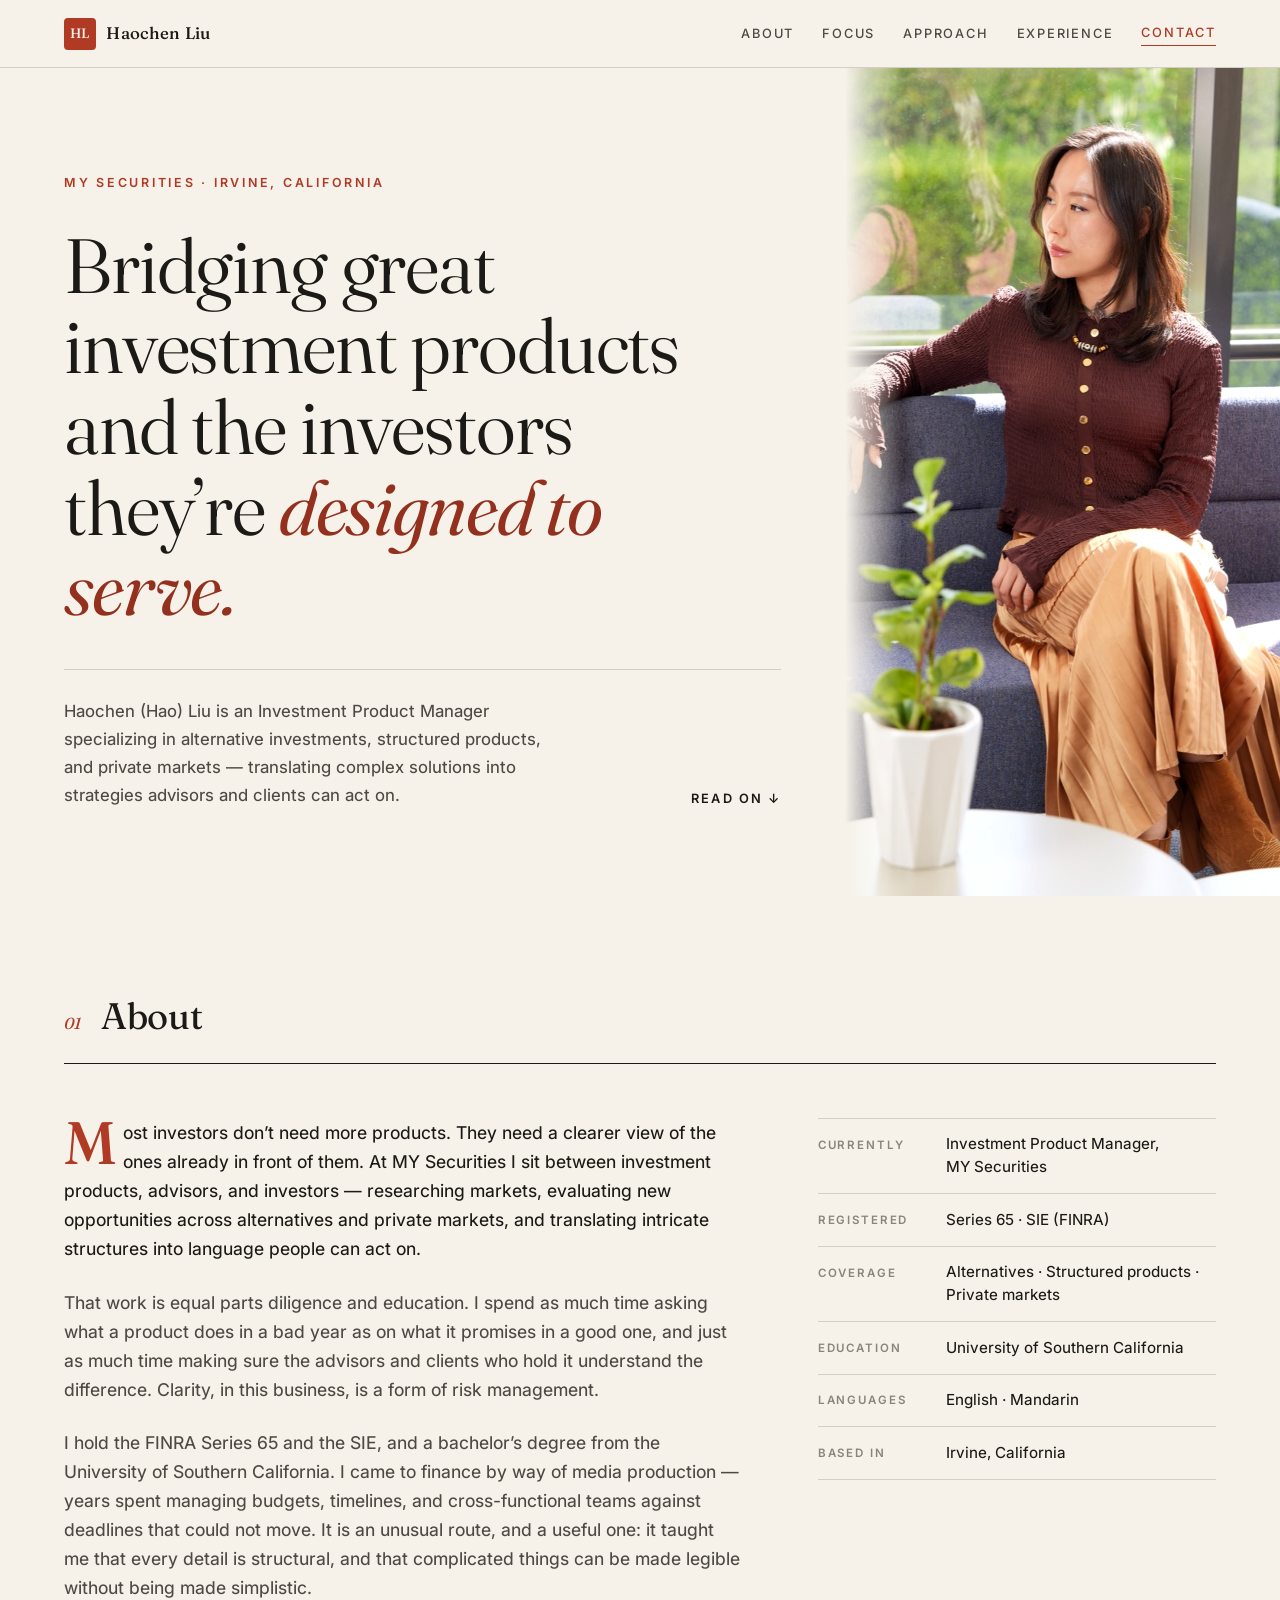
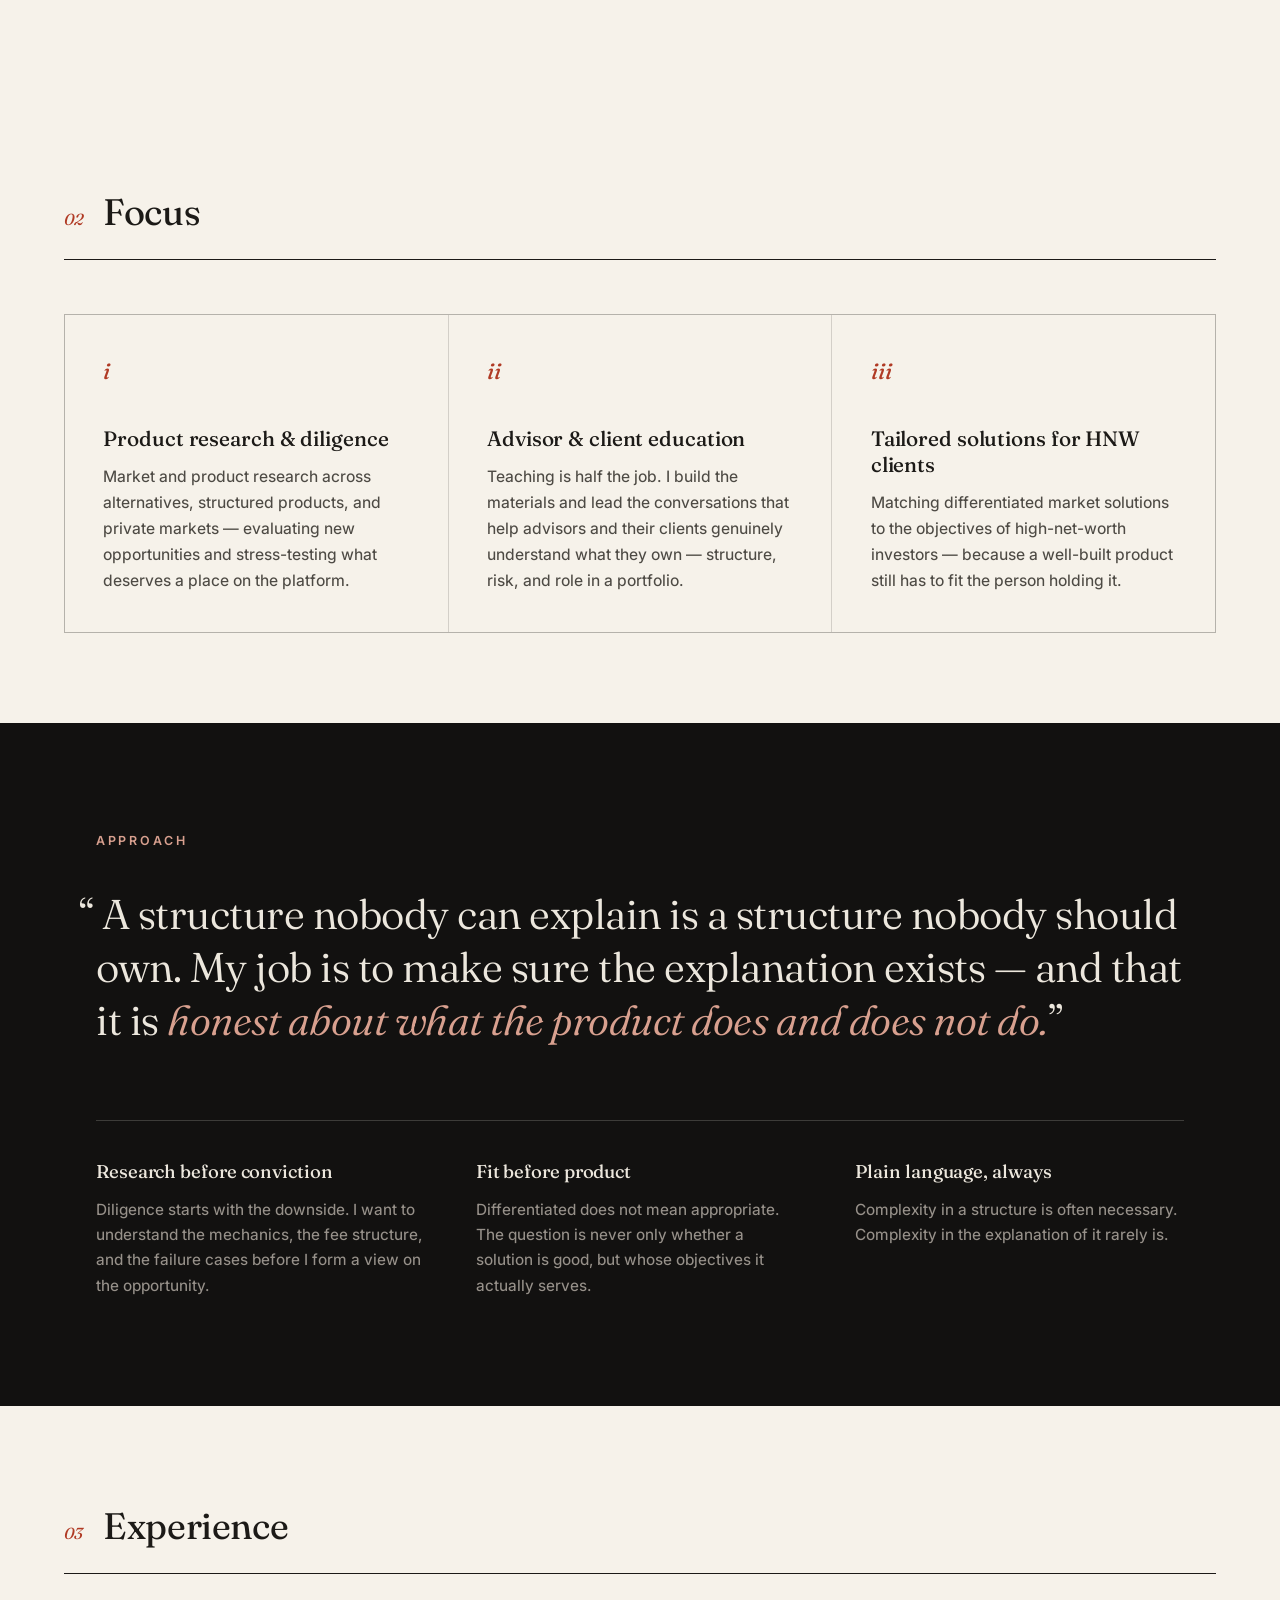
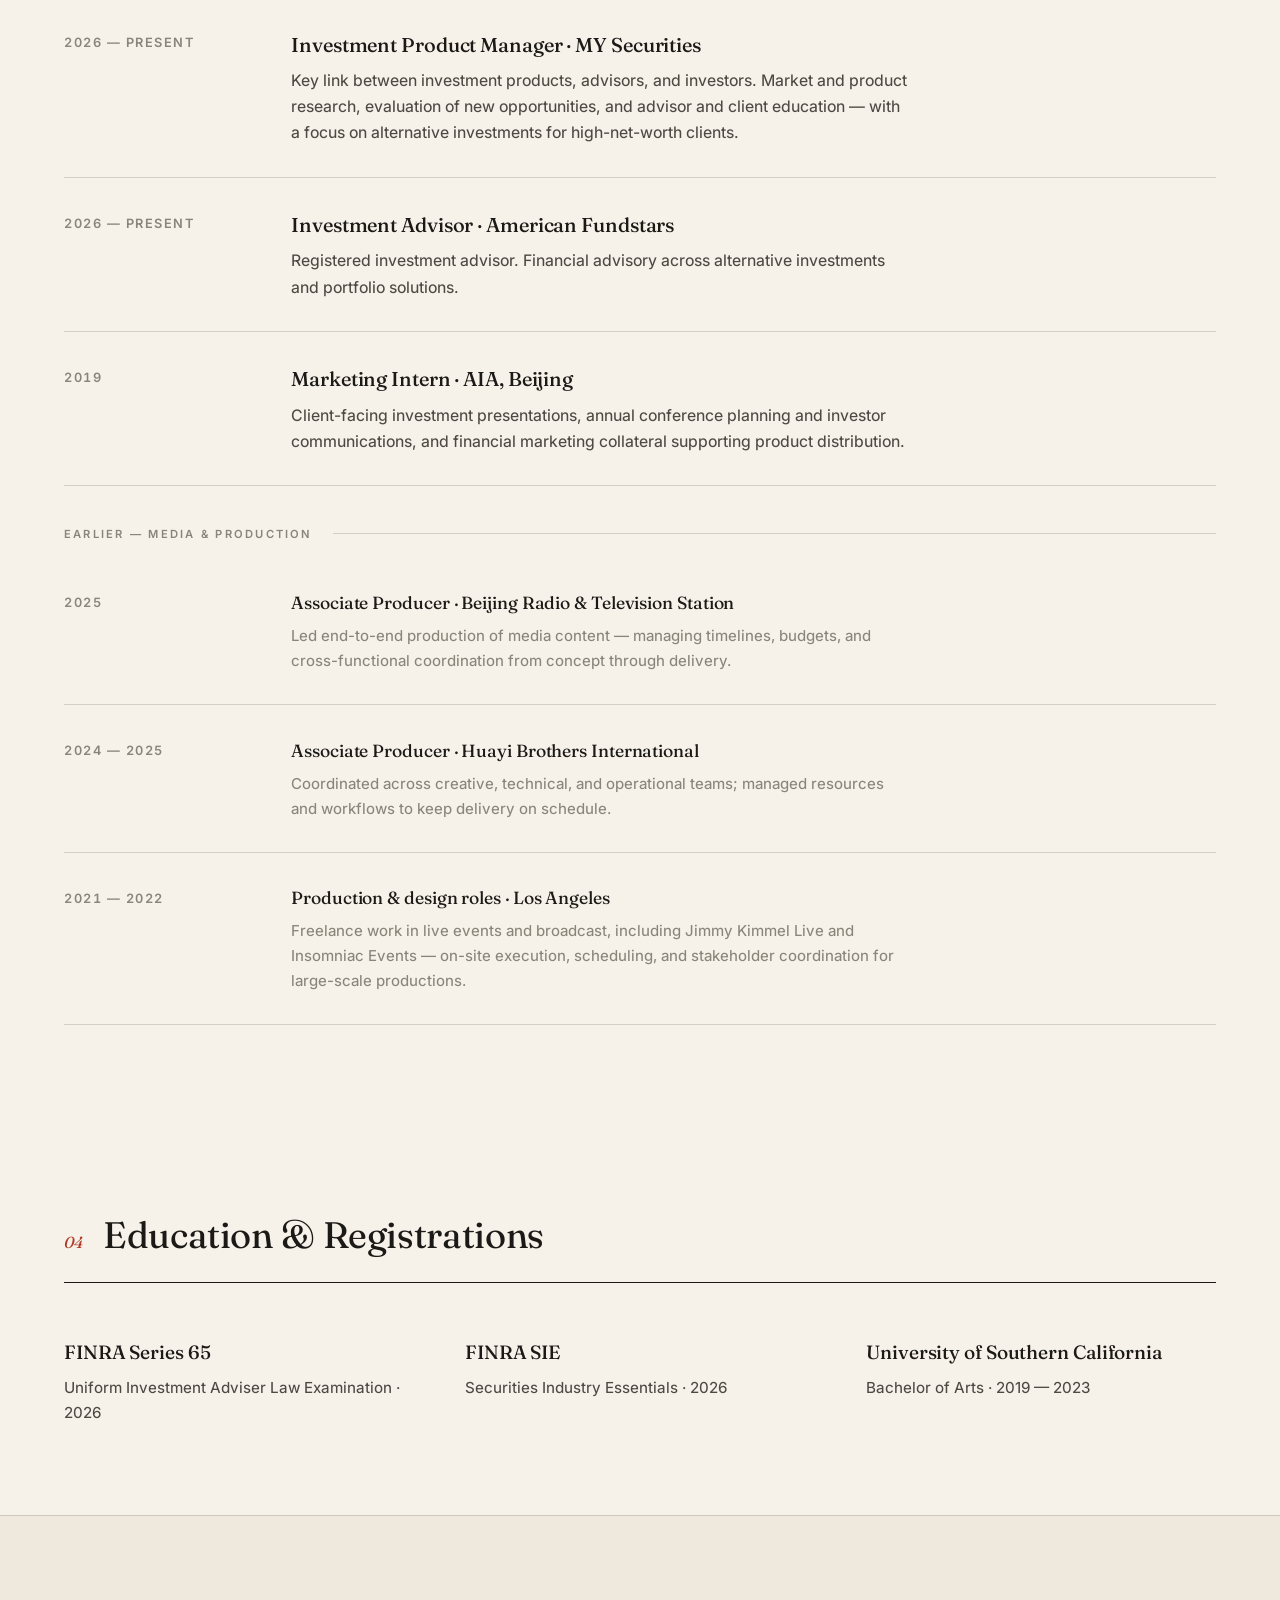
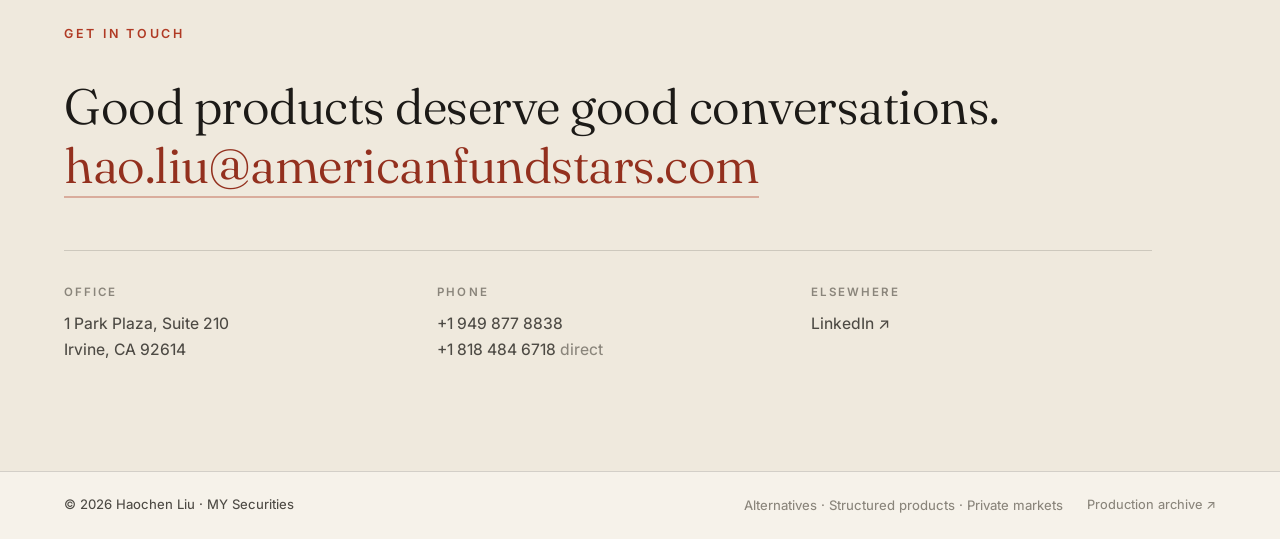
<file: index.html>
<!DOCTYPE html>
<html lang="en">
<head>
  <meta charset="UTF-8" />
  <meta name="viewport" content="width=device-width, initial-scale=1.0" />
  <title>Haochen Liu — Investment Product Manager</title>
  <meta name="description" content="Haochen (Hao) Liu is an Investment Product Manager at MY Securities, specializing in alternative investments, structured products, and private markets." />

  <meta property="og:title" content="Haochen Liu — Investment Product Manager" />
  <meta property="og:description" content="Alternative investments, structured products, and private markets — translated into strategies advisors and clients can act on." />
  <meta property="og:type" content="website" />

  <link rel="icon" href="data:image/svg+xml,%3Csvg xmlns='http://www.w3.org/2000/svg' viewBox='0 0 64 64'%3E%3Crect width='64' height='64' rx='8' fill='%23B03A24'/%3E%3Ctext x='32' y='42' font-family='Georgia,serif' font-size='30' fill='%23F7F3EB' text-anchor='middle'%3EHL%3C/text%3E%3C/svg%3E" />

  <link rel="preconnect" href="https://fonts.googleapis.com" />
  <link rel="preconnect" href="https://fonts.gstatic.com" crossorigin />
  <link href="https://fonts.googleapis.com/css2?family=Fraunces:ital,opsz,wght@0,9..144,300;0,9..144,400;0,9..144,500;0,9..144,600;1,9..144,300;1,9..144,400&family=Inter:wght@400;450;500;600&display=swap" rel="stylesheet" />

  <link rel="stylesheet" href="css/style.css" />
</head>
<body>

  <div class="progress" aria-hidden="true"><span></span></div>

  <header class="site-header">
    <a class="wordmark" href="#top" aria-label="Haochen Liu — home">
      <span class="seal">HL</span>
      <span class="wordmark-text">Haochen&nbsp;Liu</span>
    </a>
    <nav class="nav-desktop" aria-label="Primary">
      <a href="#about">About</a>
      <a href="#focus">Focus</a>
      <a href="#approach">Approach</a>
      <a href="#experience">Experience</a>
      <a href="#contact" class="nav-cta">Contact</a>
    </nav>
    <button class="nav-toggle" type="button" aria-label="Open menu"
            aria-expanded="false" aria-controls="nav-panel">
      <span class="bar" aria-hidden="true"></span>
      <span class="bar" aria-hidden="true"></span>
    </button>
  </header>

  <div class="nav-panel" id="nav-panel" aria-hidden="true">
    <nav aria-label="Sections">
      <a href="#about">About</a>
      <a href="#focus">Focus</a>
      <a href="#approach">Approach</a>
      <a href="#experience">Experience</a>
      <a href="#contact">Contact</a>
    </nav>
    <p class="nav-panel-foot">
      <a href="mailto:hao.liu@americanfundstars.com">hao.liu@americanfundstars.com</a>
    </p>
  </div>

  <main id="top">

    <!-- ============ HERO ============ -->
    <section class="hero">
      <div class="hero-main">
        <p class="kicker reveal">MY Securities · Irvine, California</p>
        <h1 class="reveal">
          <span class="h1-line">Bridging great</span>
          <span class="h1-line">investment products</span>
          <span class="h1-line">and the investors</span>
          <span class="h1-line">they&rsquo;re <em>designed to serve.</em></span>
        </h1>
        <div class="hero-foot reveal">
          <p class="hero-lede">
            Haochen (Hao) Liu is an Investment Product Manager specializing in
            alternative investments, structured products, and private markets —
            translating complex solutions into strategies advisors and clients
            can act on.
          </p>
          <a class="hero-link" href="#about">Read on <span class="arrow">↓</span></a>
        </div>
      </div>
      <figure class="hero-portrait reveal">
        <img src="assets/portrait.jpg" alt="Haochen Liu" loading="eager" />
      </figure>
    </section>

    <!-- ============ ABOUT ============ -->
    <section class="section" id="about">
      <div class="section-head reveal">
        <span class="sec-num">01</span>
        <h2>About</h2>
      </div>
      <div class="about-grid">
        <div class="about-body reveal">
          <p class="drop">
            Most investors don&rsquo;t need more products. They need a clearer view of
            the ones already in front of them. At MY Securities I sit between
            investment products, advisors, and investors — researching markets,
            evaluating new opportunities across alternatives and private markets,
            and translating intricate structures into language people can act on.
          </p>
          <p>
            That work is equal parts diligence and education. I spend as much time
            asking what a product does in a bad year as on what it promises in a
            good one, and just as much time making sure the advisors and clients
            who hold it understand the difference. Clarity, in this business, is a
            form of risk management.
          </p>
          <p>
            I hold the FINRA Series&nbsp;65 and the SIE, and a bachelor&rsquo;s degree
            from the University of Southern California. I came to finance by way of
            media production — years spent managing budgets, timelines, and
            cross-functional teams against deadlines that could not move. It is an
            unusual route, and a useful one: it taught me that every detail is
            structural, and that complicated things can be made legible without
            being made simplistic.
          </p>
        </div>
        <aside class="about-facts reveal">
          <dl>
            <div><dt>Currently</dt><dd>Investment Product Manager,<br />MY Securities</dd></div>
            <div><dt>Registered</dt><dd>Series 65 · SIE (FINRA)</dd></div>
            <div><dt>Coverage</dt><dd>Alternatives · Structured products · Private markets</dd></div>
            <div><dt>Education</dt><dd>University of Southern California</dd></div>
            <div><dt>Languages</dt><dd>English · Mandarin</dd></div>
            <div><dt>Based in</dt><dd>Irvine, California</dd></div>
          </dl>
        </aside>
      </div>
    </section>

    <!-- ============ FOCUS ============ -->
    <section class="section" id="focus">
      <div class="section-head reveal">
        <span class="sec-num">02</span>
        <h2>Focus</h2>
      </div>
      <div class="focus-grid">
        <article class="focus-card reveal">
          <span class="focus-index">i</span>
          <h3>Product research &amp; diligence</h3>
          <p>
            Market and product research across alternatives, structured products,
            and private markets — evaluating new opportunities and stress-testing
            what deserves a place on the platform.
          </p>
        </article>
        <article class="focus-card reveal">
          <span class="focus-index">ii</span>
          <h3>Advisor &amp; client education</h3>
          <p>
            Teaching is half the job. I build the materials and lead the
            conversations that help advisors and their clients genuinely
            understand what they own — structure, risk, and role in a portfolio.
          </p>
        </article>
        <article class="focus-card reveal">
          <span class="focus-index">iii</span>
          <h3>Tailored solutions for HNW clients</h3>
          <p>
            Matching differentiated market solutions to the objectives of
            high-net-worth investors — because a well-built product still has to
            fit the person holding it.
          </p>
        </article>
      </div>
    </section>

    <!-- ============ APPROACH (dark statement) ============ -->
    <section class="statement" id="approach">
      <div class="statement-inner">
        <p class="statement-kicker reveal">Approach</p>
        <blockquote class="reveal">
          A structure nobody can explain is a structure nobody should own.
          My job is to make sure the explanation exists — and that it is
          <em>honest about what the product does and does not do.</em></blockquote>
        <div class="statement-cols reveal">
          <div>
            <h3>Research before conviction</h3>
            <p>
              Diligence starts with the downside. I want to understand the
              mechanics, the fee structure, and the failure cases before I form
              a view on the opportunity.
            </p>
          </div>
          <div>
            <h3>Fit before product</h3>
            <p>
              Differentiated does not mean appropriate. The question is never
              only whether a solution is good, but whose objectives it actually
              serves.
            </p>
          </div>
          <div>
            <h3>Plain language, always</h3>
            <p>
              Complexity in a structure is often necessary. Complexity in the
              explanation of it rarely is.
            </p>
          </div>
        </div>
      </div>
    </section>

    <!-- ============ EXPERIENCE ============ -->
    <section class="section" id="experience">
      <div class="section-head reveal">
        <span class="sec-num">03</span>
        <h2>Experience</h2>
      </div>
      <ol class="timeline">
        <li class="tl-item reveal">
          <div class="tl-when">2026 — Present</div>
          <div class="tl-what">
            <h3>Investment Product Manager · MY Securities</h3>
            <p>
              Key link between investment products, advisors, and investors.
              Market and product research, evaluation of new opportunities, and
              advisor and client education — with a focus on alternative
              investments for high-net-worth clients.
            </p>
          </div>
        </li>
        <li class="tl-item reveal">
          <div class="tl-when">2026 — Present</div>
          <div class="tl-what">
            <h3>Investment Advisor · American Fundstars</h3>
            <p>
              Registered investment advisor. Financial advisory across
              alternative investments and portfolio solutions.
            </p>
          </div>
        </li>
        <li class="tl-item reveal">
          <div class="tl-when">2019</div>
          <div class="tl-what">
            <h3>Marketing Intern · AIA, Beijing</h3>
            <p>
              Client-facing investment presentations, annual conference planning
              and investor communications, and financial marketing collateral
              supporting product distribution.
            </p>
          </div>
        </li>

        <li class="tl-divider reveal" aria-hidden="false">
          <span>Earlier — media &amp; production</span>
        </li>

        <li class="tl-item tl-prior reveal">
          <div class="tl-when">2025</div>
          <div class="tl-what">
            <h3>Associate Producer · Beijing Radio &amp; Television Station</h3>
            <p>
              Led end-to-end production of media content — managing timelines,
              budgets, and cross-functional coordination from concept through
              delivery.
            </p>
          </div>
        </li>
        <li class="tl-item tl-prior reveal">
          <div class="tl-when">2024 — 2025</div>
          <div class="tl-what">
            <h3>Associate Producer · Huayi Brothers International</h3>
            <p>
              Coordinated across creative, technical, and operational teams;
              managed resources and workflows to keep delivery on schedule.
            </p>
          </div>
        </li>
        <li class="tl-item tl-prior reveal">
          <div class="tl-when">2021 — 2022</div>
          <div class="tl-what">
            <h3>Production &amp; design roles · Los Angeles</h3>
            <p>
              Freelance work in live events and broadcast, including
              Jimmy Kimmel Live and Insomniac Events — on-site execution,
              scheduling, and stakeholder coordination for large-scale
              productions.
            </p>
          </div>
        </li>
      </ol>
    </section>

    <!-- ============ CREDENTIALS ============ -->
    <section class="section" id="credentials">
      <div class="section-head reveal">
        <span class="sec-num">04</span>
        <h2>Education &amp; Registrations</h2>
      </div>
      <div class="cred-grid">
        <div class="cred reveal">
          <h3>FINRA Series 65</h3>
          <p>Uniform Investment Adviser Law Examination · 2026</p>
        </div>
        <div class="cred reveal">
          <h3>FINRA SIE</h3>
          <p>Securities Industry Essentials · 2026</p>
        </div>
        <div class="cred reveal">
          <h3>University of Southern California</h3>
          <p>Bachelor of Arts · 2019 — 2023</p>
        </div>
      </div>
    </section>

    <!-- ============ CONTACT ============ -->
    <section class="contact" id="contact">
      <div class="contact-inner">
        <p class="kicker reveal">Get in touch</p>
        <h2 class="contact-h reveal">
          Good products deserve good conversations.<br />
          <a class="contact-mail" href="mailto:hao.liu@americanfundstars.com">hao.liu@americanfundstars.com</a>
        </h2>
        <div class="contact-cols reveal">
          <div>
            <h4>Office</h4>
            <p>1 Park Plaza, Suite 210<br />Irvine, CA 92614</p>
          </div>
          <div>
            <h4>Phone</h4>
            <p><a href="tel:+19498778838">+1 949 877 8838</a><br /><a href="tel:+18184846718">+1 818 484 6718</a> <span class="muted">direct</span></p>
          </div>
          <div>
            <h4>Elsewhere</h4>
            <p><a href="https://www.linkedin.com/in/s-haochen-liu-010aa9134/" target="_blank" rel="noopener">LinkedIn ↗</a></p>
          </div>
        </div>
      </div>
    </section>

  </main>

  <footer class="site-footer">
    <p>© 2026 Haochen Liu · MY Securities</p>
    <div class="footer-right">
      <span class="muted">Alternatives · Structured products · Private markets</span>
      <a class="footer-aside" href="film.html">Production archive ↗</a>
    </div>
  </footer>

  <button class="to-top" type="button" aria-label="Back to top">
    <span aria-hidden="true">↑</span>
  </button>

  <script src="js/main.js"></script>
</body>
</html>
</file>
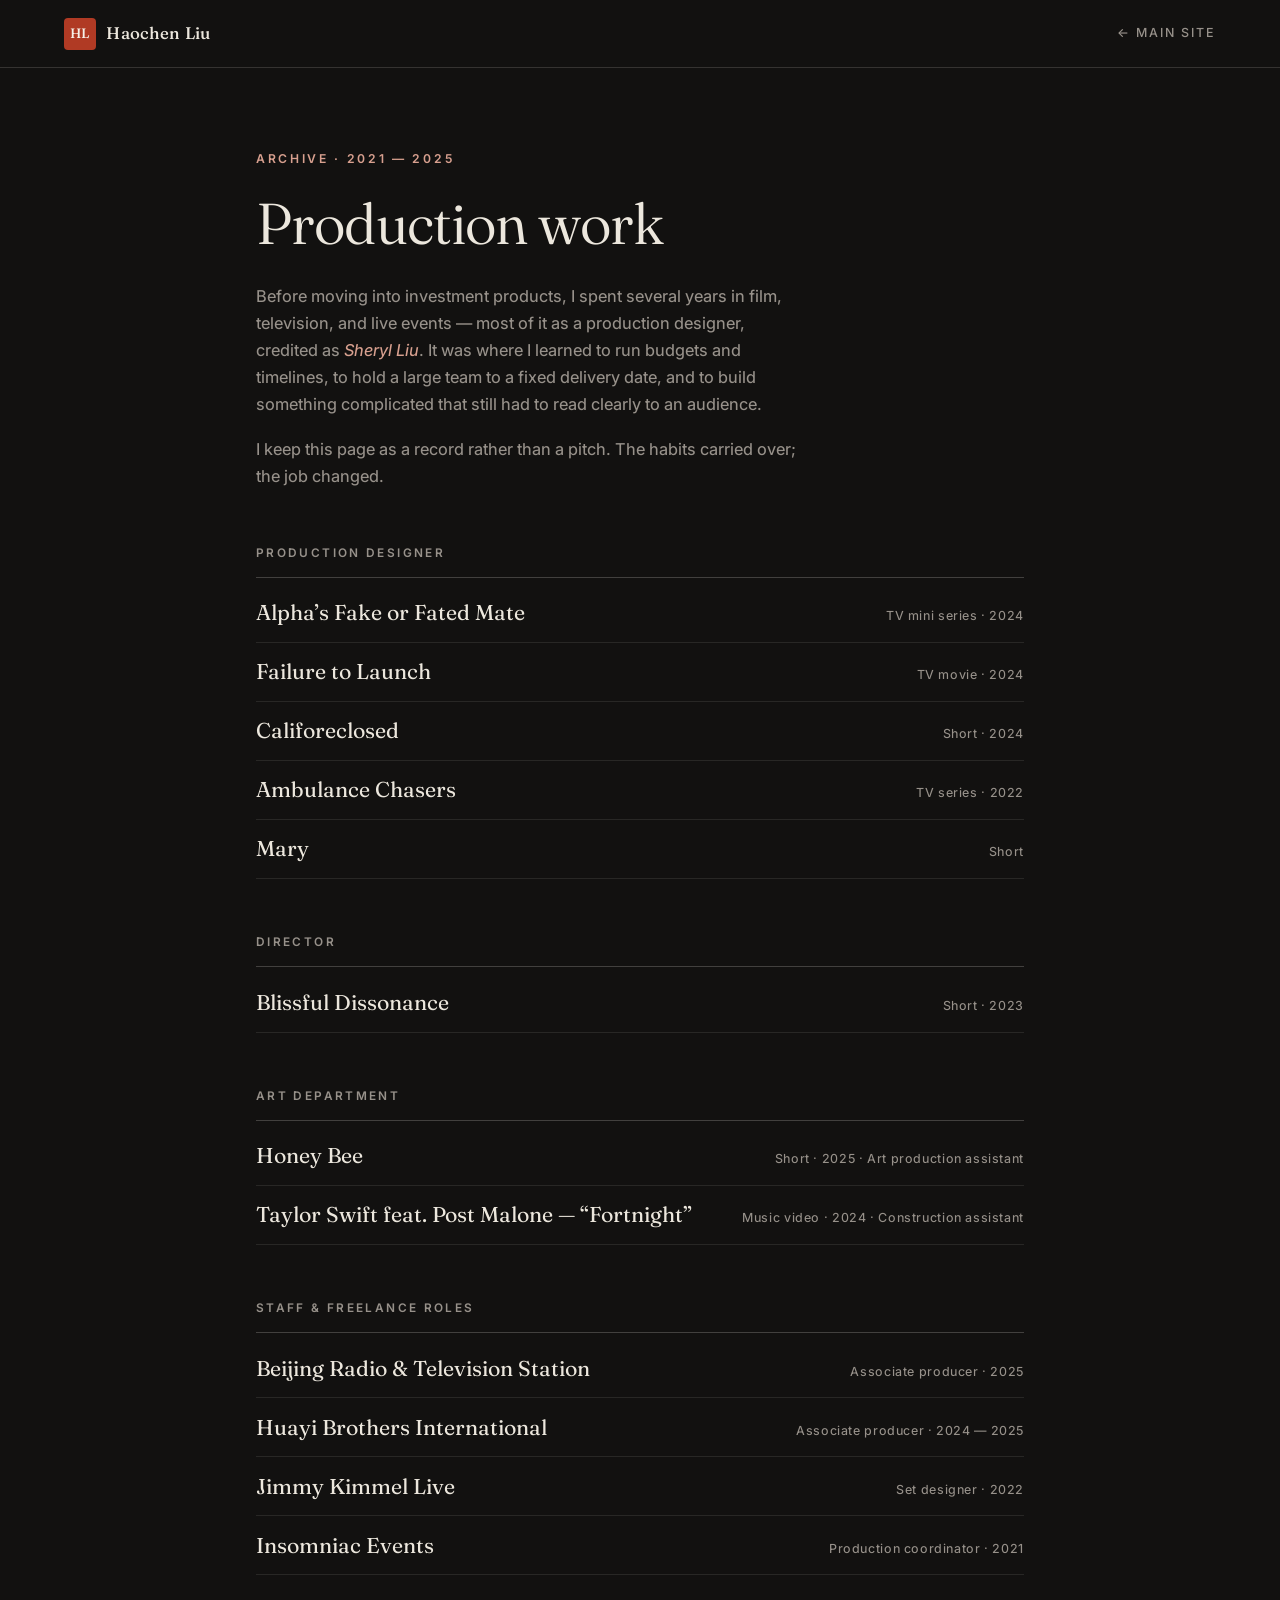
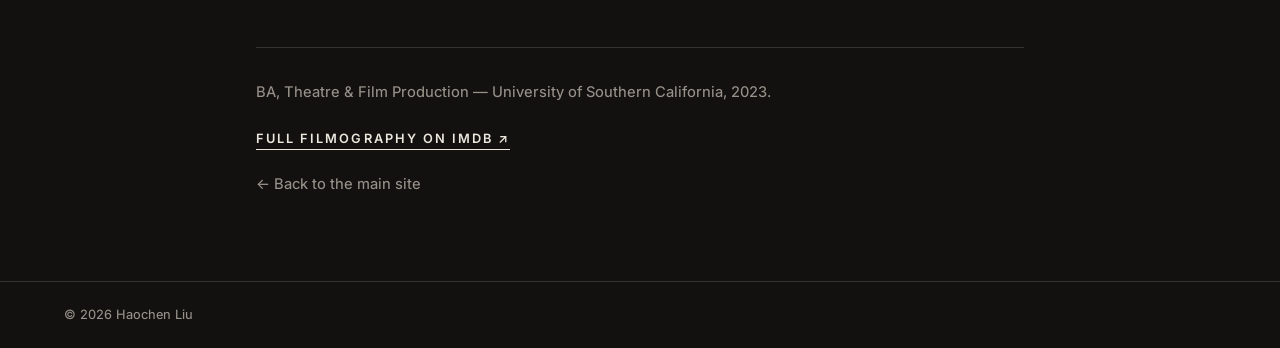
<file: film.html>
<!DOCTYPE html>
<html lang="en">
<head>
  <meta charset="UTF-8" />
  <meta name="viewport" content="width=device-width, initial-scale=1.0" />
  <title>Production Work — Haochen Liu</title>
  <meta name="description" content="Selected film, television, and live-event production credits." />
  <meta name="robots" content="noindex, follow" />

  <link rel="icon" href="data:image/svg+xml,%3Csvg xmlns='http://www.w3.org/2000/svg' viewBox='0 0 64 64'%3E%3Crect width='64' height='64' rx='8' fill='%23B03A24'/%3E%3Ctext x='32' y='42' font-family='Georgia,serif' font-size='30' fill='%23F7F3EB' text-anchor='middle'%3EHL%3C/text%3E%3C/svg%3E" />

  <link rel="preconnect" href="https://fonts.googleapis.com" />
  <link rel="preconnect" href="https://fonts.gstatic.com" crossorigin />
  <link href="https://fonts.googleapis.com/css2?family=Fraunces:ital,opsz,wght@0,9..144,300;0,9..144,400;0,9..144,500;0,9..144,600;1,9..144,300;1,9..144,400&family=Inter:wght@400;450;500;600&display=swap" rel="stylesheet" />

  <link rel="stylesheet" href="css/style.css" />
</head>
<body class="film-page">

  <header class="film-header">
    <a class="wordmark" href="index.html" aria-label="Haochen Liu — home">
      <span class="seal">HL</span>
      <span class="wordmark-text">Haochen&nbsp;Liu</span>
    </a>
    <a class="back-link" href="index.html"><span class="arrow">←</span> Main site</a>
  </header>

  <main class="film-main">

    <section class="film-intro">
      <p class="film-kicker reveal">Archive · 2021 — 2025</p>
      <h1 class="reveal">Production&nbsp;work</h1>
      <p class="film-lede reveal">
        Before moving into investment products, I spent several years in film,
        television, and live events — most of it as a production designer,
        credited as <em>Sheryl Liu</em>. It was where I learned to run budgets and
        timelines, to hold a large team to a fixed delivery date, and to build
        something complicated that still had to read clearly to an audience.
      </p>
      <p class="film-lede reveal">
        I keep this page as a record rather than a pitch. The habits carried
        over; the job changed.
      </p>
    </section>

    <section class="film-section reveal">
      <h2>Production Designer</h2>
      <ul class="credits">
        <li>
          <span class="credit-title">Alpha&rsquo;s Fake or Fated Mate</span>
          <span class="credit-meta">TV mini series · 2024</span>
        </li>
        <li>
          <span class="credit-title">Failure to Launch</span>
          <span class="credit-meta">TV movie · 2024</span>
        </li>
        <li>
          <span class="credit-title">Califoreclosed</span>
          <span class="credit-meta">Short · 2024</span>
        </li>
        <li>
          <span class="credit-title">Ambulance Chasers</span>
          <span class="credit-meta">TV series · 2022</span>
        </li>
        <li>
          <span class="credit-title">Mary</span>
          <span class="credit-meta">Short</span>
        </li>
      </ul>
    </section>

    <section class="film-section reveal">
      <h2>Director</h2>
      <ul class="credits">
        <li>
          <span class="credit-title">Blissful Dissonance</span>
          <span class="credit-meta">Short · 2023</span>
        </li>
      </ul>
    </section>

    <section class="film-section reveal">
      <h2>Art Department</h2>
      <ul class="credits">
        <li>
          <span class="credit-title">Honey Bee</span>
          <span class="credit-meta">Short · 2025 · Art production assistant</span>
        </li>
        <li>
          <span class="credit-title">Taylor Swift feat. Post Malone — &ldquo;Fortnight&rdquo;</span>
          <span class="credit-meta">Music video · 2024 · Construction assistant</span>
        </li>
      </ul>
    </section>

    <section class="film-section reveal">
      <h2>Staff &amp; Freelance Roles</h2>
      <ul class="credits">
        <li>
          <span class="credit-title">Beijing Radio &amp; Television Station</span>
          <span class="credit-meta">Associate producer · 2025</span>
        </li>
        <li>
          <span class="credit-title">Huayi Brothers International</span>
          <span class="credit-meta">Associate producer · 2024 — 2025</span>
        </li>
        <li>
          <span class="credit-title">Jimmy Kimmel Live</span>
          <span class="credit-meta">Set designer · 2022</span>
        </li>
        <li>
          <span class="credit-title">Insomniac Events</span>
          <span class="credit-meta">Production coordinator · 2021</span>
        </li>
      </ul>
    </section>

    <section class="film-outro reveal">
      <p>
        BA, Theatre &amp; Film Production — University of Southern California, 2023.
      </p>
      <p>
        <a class="text-link" href="https://www.imdb.com/name/nm15002649/" target="_blank" rel="noopener">Full filmography on IMDb ↗</a>
      </p>
      <p class="film-return">
        <a href="index.html">← Back to the main site</a>
      </p>
    </section>

  </main>

  <footer class="film-footer">
    <p>© 2026 Haochen Liu</p>
  </footer>

  <button class="to-top" type="button" aria-label="Back to top">
    <span aria-hidden="true">↑</span>
  </button>

  <script src="js/main.js"></script>
</body>
</html>
</file>
<file: css/style.css>
/* ————————————————————————————————
   Haochen Liu — personal site
   Editorial ink-on-paper. Fraunces + Inter.
———————————————————————————————— */

:root {
  --paper: #f6f2ea;
  --paper-deep: #efe9dd;
  --ink: #1c1a17;
  --ink-soft: #4d4a44;
  --ink-faint: #8a857b;
  --rule: rgba(28, 26, 23, 0.16);
  --seal: #b03a24;            /* cinnabar */
  --seal-deep: #93301e;
  --night: #121110;           /* screening room */
  --night-ink: #ece7dd;
  --night-faint: #97918a;

  --serif: "Fraunces", "Georgia", serif;
  --sans: "Inter", -apple-system, "Helvetica Neue", sans-serif;

  --gutter: clamp(1.25rem, 5vw, 5rem);
  --measure: 62ch;
}

* { margin: 0; padding: 0; box-sizing: border-box; }

html { scroll-behavior: smooth; }

body {
  background: var(--paper);
  color: var(--ink);
  font-family: var(--sans);
  font-size: 1.0625rem;
  line-height: 1.65;
  font-weight: 450;
  -webkit-font-smoothing: antialiased;
  text-rendering: optimizeLegibility;
}

::selection { background: var(--seal); color: var(--paper); }

a { color: inherit; }

/* ——— reading progress ——— */
.progress {
  position: fixed; inset: 0 0 auto 0; height: 2px; z-index: 60;
  background: transparent;
}
.progress span {
  display: block; height: 100%; width: 0;
  background: var(--seal);
  transition: width 80ms linear;
}

/* ——— header ——— */
.site-header {
  position: sticky; top: 0; z-index: 50;
  display: flex; align-items: center; justify-content: space-between;
  padding: 1.1rem var(--gutter);
  background: color-mix(in srgb, var(--paper) 88%, transparent);
  backdrop-filter: blur(10px);
  border-bottom: 1px solid var(--rule);
}

.wordmark {
  display: inline-flex; align-items: center; gap: 0.65rem;
  text-decoration: none;
}
.seal {
  display: grid; place-items: center;
  width: 2rem; height: 2rem;
  background: var(--seal); color: var(--paper);
  font-family: var(--serif); font-weight: 500; font-size: 0.85rem;
  border-radius: 4px;
  letter-spacing: 0.02em;
  transition: transform 300ms cubic-bezier(0.2, 0.8, 0.2, 1);
}
.wordmark:hover .seal { transform: rotate(-6deg); }
.wordmark-text {
  font-family: var(--serif); font-size: 1.05rem; font-weight: 500;
  letter-spacing: 0.01em;
}

.nav-desktop { display: flex; gap: 1.75rem; align-items: center; }
.nav-desktop a {
  font-size: 0.8rem; font-weight: 500;
  letter-spacing: 0.14em; text-transform: uppercase;
  text-decoration: none; color: var(--ink-soft);
  transition: color 160ms ease;
}
.nav-desktop a:hover { color: var(--seal); }
.nav-cta {
  color: var(--seal) !important;
  border-bottom: 1px solid var(--seal);
  padding-bottom: 2px;
}

/* Keyboard focus stays visible, but never shows on mouse/touch. */
a:focus-visible,
button:focus-visible {
  outline: 2px solid var(--seal);
  outline-offset: 3px;
  border-radius: 2px;
}
.film-page a:focus-visible,
.film-page button:focus-visible { outline-color: #d8a08f; }

/* ——— mobile menu ——— */
.nav-toggle {
  display: none;               /* shown only under the mobile breakpoint */
  flex-direction: column;
  justify-content: center;
  gap: 6px;
  width: 2.75rem; height: 2.75rem;   /* generous tap target, small visual */
  margin-right: -0.6rem;             /* optically align bars to the gutter */
  padding: 0;
  background: none; border: 0;
  cursor: pointer;
  align-items: flex-end;
}
.nav-toggle .bar {
  display: block;
  width: 22px; height: 1.5px;
  background: var(--ink);
  transition: transform 320ms cubic-bezier(0.2, 0.8, 0.2, 1),
              width 320ms cubic-bezier(0.2, 0.8, 0.2, 1);
}
.nav-toggle .bar:last-child { width: 15px; }   /* slight asymmetry, less generic */
.nav-toggle:hover .bar:last-child { width: 22px; }
.nav-toggle[aria-expanded="true"] .bar { width: 22px; }
.nav-toggle[aria-expanded="true"] .bar:first-child { transform: translateY(3.75px) rotate(45deg); }
.nav-toggle[aria-expanded="true"] .bar:last-child { transform: translateY(-3.75px) rotate(-45deg); }

.nav-panel {
  position: fixed;
  inset: 0;
  z-index: 45;                  /* under the header, so the close button stays */
  background: var(--paper);
  display: flex; flex-direction: column; justify-content: center;
  padding: 5.5rem var(--gutter) 2.5rem;
  opacity: 0;
  visibility: hidden;
  transition: opacity 320ms ease, visibility 320ms ease;
}
.nav-panel.is-open { opacity: 1; visibility: visible; }

.nav-panel nav { display: flex; flex-direction: column; }
.nav-panel nav a {
  font-family: var(--serif);
  font-weight: 380;
  font-size: clamp(1.9rem, 9vw, 2.6rem);
  line-height: 1.1;
  letter-spacing: -0.01em;
  text-decoration: none;
  color: var(--ink);
  padding: 0.62rem 0;
  border-bottom: 1px solid var(--rule);
  /* links drift up into place, staggered — set per item below */
  opacity: 0;
  transform: translateY(12px);
  transition: opacity 420ms ease, transform 420ms cubic-bezier(0.2, 0.8, 0.2, 1);
}
.nav-panel nav a:first-child { border-top: 1px solid var(--rule); }
.nav-panel nav a:last-child { color: var(--seal-deep); font-style: italic; }
.nav-panel.is-open nav a { opacity: 1; transform: none; }
.nav-panel.is-open nav a:nth-child(1) { transition-delay: 60ms; }
.nav-panel.is-open nav a:nth-child(2) { transition-delay: 110ms; }
.nav-panel.is-open nav a:nth-child(3) { transition-delay: 160ms; }
.nav-panel.is-open nav a:nth-child(4) { transition-delay: 210ms; }
.nav-panel.is-open nav a:nth-child(5) { transition-delay: 260ms; }

.nav-panel-foot {
  margin-top: 2.25rem;
  font-size: 0.9rem;
  opacity: 0;
  transition: opacity 420ms ease 320ms;
}
.nav-panel.is-open .nav-panel-foot { opacity: 1; }
.nav-panel-foot a { color: var(--ink-faint); text-decoration: none; }

/* ——— back to top ——— */
.to-top {
  position: fixed;
  right: clamp(1rem, 4vw, 2rem);
  bottom: clamp(1rem, 4vw, 2rem);
  z-index: 40;
  width: 2.4rem; height: 2.4rem;
  display: grid; place-items: center;
  background: color-mix(in srgb, var(--paper) 92%, transparent);
  backdrop-filter: blur(6px);
  color: var(--ink-soft);
  border: 1px solid var(--rule);
  border-radius: 50%;
  font-size: 0.9rem;
  cursor: pointer;
  opacity: 0;
  visibility: hidden;
  transform: translateY(8px);
  transition: opacity 300ms ease, transform 300ms ease,
              visibility 300ms ease, color 160ms ease, border-color 160ms ease;
}
.to-top.is-visible { opacity: 1; visibility: visible; transform: none; }
.to-top:hover { color: var(--seal); border-color: var(--seal); }

/* ——— hero ——— */
:root { --portrait-w: clamp(240px, 34vw, 500px); }

.hero {
  position: relative;
  min-height: calc(100svh - 4.5rem);
  display: flex; flex-direction: column; justify-content: center;
  padding: clamp(4rem, 10vh, 7rem) var(--gutter) clamp(3rem, 8vh, 5rem);
  padding-right: calc(var(--portrait-w) + clamp(2rem, 5vw, 5rem));
}

/* Portrait runs the full height of the hero and bleeds off the right edge, so
   it reads as part of the page rather than a framed photo placed on top of it.
   Only the inner edge is feathered, just enough to soften the seam by the text. */
.hero-portrait {
  position: absolute;
  inset: 0 0 0 auto;
  width: var(--portrait-w);
  margin: 0;
  overflow: hidden;
}
.hero-portrait img {
  display: block;
  width: 100%;
  height: 100%;
  object-fit: cover;
  object-position: 50% 22%;
  filter: saturate(1.06) contrast(1.05);
  -webkit-mask-image: linear-gradient(to right, transparent 0%, #000 13%);
  mask-image: linear-gradient(to right, transparent 0%, #000 13%);
}

.kicker {
  font-size: 0.78rem; font-weight: 600;
  letter-spacing: 0.22em; text-transform: uppercase;
  color: var(--seal);
  margin-bottom: 2rem;
}

.hero h1 {
  font-family: var(--serif);
  font-weight: 340;
  font-size: clamp(2.35rem, 6vw, 5.2rem);
  line-height: 1.05;
  letter-spacing: -0.015em;
  max-width: 15em;
}
.hero h1 em {
  font-style: italic; font-weight: 380;
  color: var(--seal-deep);
}
.h1-line { display: block; }

.hero-foot {
  margin-top: clamp(2rem, 4.5vh, 3.25rem);
  display: flex; align-items: flex-end; justify-content: space-between;
  gap: 2rem; flex-wrap: wrap;
  border-top: 1px solid var(--rule);
  padding-top: 1.75rem;
}
.hero-lede {
  max-width: 46ch;
  color: var(--ink-soft);
  font-size: 1.05rem;
}
.hero-link {
  font-size: 0.8rem; font-weight: 600;
  letter-spacing: 0.16em; text-transform: uppercase;
  text-decoration: none; color: var(--ink);
  white-space: nowrap;
}
.hero-link .arrow { display: inline-block; transition: transform 240ms ease; }
.hero-link:hover .arrow { transform: translateY(4px); }
.hero-link:hover { color: var(--seal); }

/* ——— sections ——— */
.section { padding: clamp(4rem, 10vh, 7.5rem) var(--gutter); }

.section-head {
  display: flex; align-items: baseline; gap: 1.25rem;
  border-bottom: 1px solid var(--ink);
  padding-bottom: 1rem;
  margin-bottom: clamp(2.5rem, 6vh, 4rem);
}
.sec-num {
  font-family: var(--serif); font-style: italic;
  font-size: 1rem; color: var(--seal);
}
.section-head h2 {
  font-family: var(--serif); font-weight: 420;
  font-size: clamp(1.6rem, 3vw, 2.3rem);
  letter-spacing: -0.01em;
}

/* ——— about ——— */
.about-grid {
  display: grid;
  grid-template-columns: minmax(0, 1.7fr) minmax(16rem, 1fr);
  gap: clamp(2.5rem, 6vw, 6rem);
  align-items: start;
}
.about-body p {
  max-width: var(--measure);
  margin-bottom: 1.4em;
  font-size: 1.1rem;
  color: var(--ink-soft);
}
.about-body p:last-child { margin-bottom: 0; }
.about-body .drop { color: var(--ink); }
.about-body .drop::first-letter {
  font-family: var(--serif);
  font-weight: 500;
  font-size: 3.4em;
  float: left;
  line-height: 0.82;
  padding-right: 0.12em;
  color: var(--seal);
}

.about-facts dl {
  border-top: 1px solid var(--rule);
}
.about-facts dl > div {
  display: grid; grid-template-columns: 7rem 1fr; gap: 1rem;
  padding: 0.9rem 0;
  border-bottom: 1px solid var(--rule);
}
.about-facts dt {
  font-size: 0.72rem; font-weight: 600;
  letter-spacing: 0.16em; text-transform: uppercase;
  color: var(--ink-faint);
  padding-top: 0.2em;
}
.about-facts dd { font-size: 0.95rem; line-height: 1.5; }

/* ——— focus ——— */
.focus-grid {
  display: grid;
  grid-template-columns: repeat(3, minmax(0, 1fr));
  gap: 1px;
  background: var(--rule);
  border: 1px solid var(--rule);
}
.focus-card {
  background: var(--paper);
  padding: clamp(1.6rem, 3vw, 2.6rem);
  transition: background 300ms ease;
}
.focus-card:hover { background: var(--paper-deep); }
.focus-index {
  font-family: var(--serif); font-style: italic;
  font-size: 1.4rem; color: var(--seal);
  display: block; margin-bottom: 2.2rem;
}
.focus-card h3 {
  font-family: var(--serif); font-weight: 480;
  font-size: 1.3rem; line-height: 1.25;
  margin-bottom: 0.8rem;
  letter-spacing: -0.005em;
}
.focus-card p { color: var(--ink-soft); font-size: 0.98rem; }

/* ——— timeline ——— */
.timeline { list-style: none; }
.tl-item {
  display: grid;
  grid-template-columns: 11rem minmax(0, 1fr);
  gap: clamp(1.5rem, 4vw, 4rem);
  padding: 1.9rem 0;
  border-bottom: 1px solid var(--rule);
}
.tl-item:first-child { padding-top: 0; }
.tl-when {
  font-size: 0.8rem; font-weight: 600;
  letter-spacing: 0.12em; text-transform: uppercase;
  color: var(--ink-faint);
  padding-top: 0.35em;
  font-variant-numeric: tabular-nums;
}
.tl-what h3 {
  font-family: var(--serif); font-weight: 480;
  font-size: 1.25rem; letter-spacing: -0.005em;
  margin-bottom: 0.45rem;
}
.tl-what p { color: var(--ink-soft); max-width: var(--measure); font-size: 0.99rem; }

/* prior-chapter divider + de-emphasized entries */
.tl-divider {
  display: flex; align-items: center; gap: 1.25rem;
  padding: 2.4rem 0 0.9rem;
}
.tl-divider span {
  font-size: 0.7rem; font-weight: 600;
  letter-spacing: 0.2em; text-transform: uppercase;
  color: var(--ink-faint);
  white-space: nowrap;
}
.tl-divider::after {
  content: ""; flex: 1; height: 1px; background: var(--rule);
}
.tl-prior .tl-what h3 { font-size: 1.1rem; font-weight: 450; }
.tl-prior .tl-what p { font-size: 0.94rem; color: var(--ink-faint); }

/* ——— approach (dark statement) ——— */
.statement {
  background: var(--night);
  color: var(--night-ink);
  padding: clamp(5rem, 12vh, 8.5rem) var(--gutter);
}
.statement-inner { max-width: 68rem; margin: 0 auto; }
.statement-kicker {
  font-size: 0.78rem; font-weight: 600;
  letter-spacing: 0.22em; text-transform: uppercase;
  color: #d8a08f;
  margin-bottom: 2.25rem;
}
.statement blockquote {
  font-family: var(--serif); font-weight: 340;
  font-size: clamp(1.5rem, 3.4vw, 2.6rem);
  line-height: 1.28;
  letter-spacing: -0.012em;
  max-width: 30em;
  text-indent: -0.42em;
  margin-bottom: clamp(3.5rem, 8vh, 5.5rem);
}
.statement blockquote::before { content: "\201C"; }
.statement blockquote::after { content: "\201D"; }
.statement blockquote em { font-style: italic; color: #d8a08f; }

.statement-cols {
  display: grid;
  grid-template-columns: repeat(3, minmax(0, 1fr));
  gap: clamp(2rem, 4vw, 4rem);
  border-top: 1px solid rgba(236, 231, 221, 0.2);
  padding-top: clamp(2rem, 4vh, 3rem);
}
.statement-cols h3 {
  font-family: var(--serif); font-weight: 460;
  font-size: 1.16rem; letter-spacing: -0.005em;
  margin-bottom: 0.6rem;
}
.statement-cols p {
  color: var(--night-faint);
  font-size: 0.96rem;
}

/* ——— credentials ——— */
.cred-grid {
  display: grid;
  grid-template-columns: repeat(3, minmax(0, 1fr));
  gap: clamp(1.5rem, 4vw, 4rem);
}
.cred h3 {
  font-family: var(--serif); font-weight: 480;
  font-size: 1.2rem; margin-bottom: 0.4rem;
  letter-spacing: -0.005em;
}
.cred p { color: var(--ink-soft); font-size: 0.95rem; }

/* ——— contact ——— */
.contact {
  background: var(--paper-deep);
  border-top: 1px solid var(--rule);
  padding: clamp(5rem, 12vh, 8rem) var(--gutter);
}
.contact-inner { max-width: 68rem; }
.contact-h {
  font-family: var(--serif); font-weight: 340;
  font-size: clamp(1.7rem, 4vw, 3.1rem);
  line-height: 1.2; letter-spacing: -0.01em;
  margin-bottom: clamp(2.5rem, 6vh, 4rem);
}
.contact-mail {
  color: var(--seal-deep);
  text-decoration: none;
  border-bottom: 2px solid rgba(176, 58, 36, 0.35);
  transition: border-color 200ms ease;
  overflow-wrap: anywhere;
}
.contact-mail:hover { border-bottom-color: var(--seal); }

.contact-cols {
  display: grid;
  grid-template-columns: repeat(3, minmax(0, 1fr));
  gap: 2rem;
  border-top: 1px solid var(--rule);
  padding-top: 2rem;
}
.contact-cols h4 {
  font-size: 0.72rem; font-weight: 600;
  letter-spacing: 0.18em; text-transform: uppercase;
  color: var(--ink-faint);
  margin-bottom: 0.6rem;
}
.contact-cols p { font-size: 0.98rem; color: var(--ink-soft); }
.contact-cols a { text-decoration: none; }
.contact-cols a:hover { color: var(--seal); }

.muted { color: var(--ink-faint); }

/* ——— footer ——— */
.site-footer {
  display: flex; justify-content: space-between; gap: 1rem; flex-wrap: wrap;
  padding: 1.4rem var(--gutter);
  border-top: 1px solid var(--rule);
  font-size: 0.82rem;
  color: var(--ink-soft);
}

.footer-right {
  display: flex; align-items: center; gap: 1.5rem; flex-wrap: wrap;
}
.footer-aside {
  color: var(--ink-faint);
  text-decoration: none;
  font-size: 0.8rem;
  border-bottom: 1px solid transparent;
  transition: color 160ms ease, border-color 160ms ease;
}
.footer-aside:hover { color: var(--seal); border-bottom-color: currentColor; }

/* ————————————————————————————————
   Production archive (film.html)
———————————————————————————————— */
.film-page {
  background: var(--night);
  color: var(--night-ink);
}
.film-page ::selection { background: #d8a08f; color: var(--night); }

.film-header {
  display: flex; align-items: center; justify-content: space-between;
  gap: 1rem; flex-wrap: wrap;
  padding: 1.1rem var(--gutter);
  border-bottom: 1px solid rgba(236, 231, 221, 0.16);
}
.film-header .wordmark-text { color: var(--night-ink); }
.back-link {
  font-size: 0.78rem; font-weight: 500;
  letter-spacing: 0.16em; text-transform: uppercase;
  color: var(--night-faint); text-decoration: none;
  transition: color 160ms ease;
}
.back-link:hover { color: #d8a08f; }
.back-link .arrow { display: inline-block; transition: transform 240ms ease; }
.back-link:hover .arrow { transform: translateX(-4px); }

.film-main {
  max-width: 56rem;
  margin: 0 auto;
  padding: clamp(3.5rem, 9vh, 6rem) var(--gutter) clamp(3rem, 7vh, 5rem);
}

.film-kicker {
  font-size: 0.76rem; font-weight: 600;
  letter-spacing: 0.22em; text-transform: uppercase;
  color: #d8a08f;
  margin-bottom: 1.5rem;
}
.film-intro h1 {
  font-family: var(--serif); font-weight: 340;
  font-size: clamp(2.2rem, 5.5vw, 3.6rem);
  line-height: 1.08; letter-spacing: -0.015em;
  margin-bottom: 1.75rem;
}
.film-lede {
  max-width: 54ch;
  color: var(--night-faint);
  font-size: 1.02rem;
  margin-bottom: 1.1em;
}
.film-lede em { color: #d8a08f; font-style: italic; }

.film-section { margin-top: clamp(2.75rem, 6vh, 4rem); }
.film-section h2 {
  font-size: 0.74rem; font-weight: 600;
  letter-spacing: 0.2em; text-transform: uppercase;
  color: var(--night-faint);
  padding-bottom: 0.85rem;
  border-bottom: 1px solid rgba(236, 231, 221, 0.22);
  margin-bottom: 0.4rem;
}

.credits { list-style: none; }
.credits li {
  display: flex; align-items: baseline;
  justify-content: space-between;
  gap: 1.5rem;
  padding: 0.95rem 0;
  border-bottom: 1px solid rgba(236, 231, 221, 0.1);
  transition: border-color 240ms ease;
}
.credits li:hover { border-bottom-color: rgba(236, 231, 221, 0.4); }
.credit-title {
  font-family: var(--serif); font-weight: 400;
  font-size: clamp(1.08rem, 1.9vw, 1.34rem);
  line-height: 1.25;
}
.credit-meta {
  font-size: 0.78rem; font-weight: 450;
  letter-spacing: 0.05em;
  color: var(--night-faint);
  text-align: right;
  flex-shrink: 0;
}

.film-outro {
  margin-top: clamp(3rem, 8vh, 5rem);
  padding-top: 2rem;
  border-top: 1px solid rgba(236, 231, 221, 0.16);
}
.film-outro p { color: var(--night-faint); font-size: 0.92rem; margin-bottom: 1.35rem; }
.text-link {
  font-size: 0.8rem; font-weight: 600;
  letter-spacing: 0.16em; text-transform: uppercase;
  text-decoration: none;
  color: var(--night-ink);
  border-bottom: 1px solid currentColor;
  padding-bottom: 3px;
  transition: color 160ms ease;
}
.text-link:hover { color: #d8a08f; }
.film-return { margin-bottom: 0; }
.film-return a {
  color: var(--night-faint); text-decoration: none;
  transition: color 160ms ease;
}
.film-return a:hover { color: #d8a08f; }

.film-page .to-top {
  background: color-mix(in srgb, var(--night) 88%, transparent);
  color: var(--night-faint);
  border-color: rgba(236, 231, 221, 0.24);
}
.film-page .to-top:hover { color: #d8a08f; border-color: #d8a08f; }

.film-footer {
  padding: 1.4rem var(--gutter);
  border-top: 1px solid rgba(236, 231, 221, 0.16);
  font-size: 0.8rem;
  color: var(--night-faint);
}

@media (max-width: 620px) {
  .credits li { flex-direction: column; gap: 0.3rem; }
  .credit-meta { text-align: left; }
}

/* ——— reveal animation ——— */
.reveal {
  opacity: 0;
  transform: translateY(22px);
  transition: opacity 700ms cubic-bezier(0.2, 0.65, 0.25, 1),
              transform 700ms cubic-bezier(0.2, 0.65, 0.25, 1);
}
.reveal.is-in { opacity: 1; transform: none; }

/* The portrait spans the hero edge to edge, so it fades in without the
   upward slide — a translate would briefly open a gap at the top. */
.hero-portrait.reveal { transform: none; }

@media (prefers-reduced-motion: reduce) {
  html { scroll-behavior: auto; }
  .reveal { opacity: 1; transform: none; transition: none; }
  .nav-panel, .nav-panel nav a, .nav-panel-foot, .to-top, .nav-toggle .bar {
    transition: none;
  }
  .nav-panel nav a { transform: none; }
  .nav-panel.is-open nav a { transition-delay: 0ms; }
}

/* ——— responsive ——— */
@media (max-width: 900px) {
  /* One column: the hero hugs its content instead of filling the screen
     (a centred full-height hero leaves dead space below the photo), and the
     portrait becomes a full-width band bleeding past both gutters. */
  .hero {
    min-height: 0;
    padding: clamp(2rem, 5vh, 3.5rem) var(--gutter) clamp(2.5rem, 6vh, 4rem);
  }
  /* The desktop line breaks are set by hand; on a phone they strand a word on
     its own line, so let the headline rag naturally instead. */
  .hero h1 { font-size: clamp(2.1rem, 9vw, 2.6rem); text-wrap: balance; }
  .hero .h1-line { display: inline; }
  .hero-foot { margin-top: 1.75rem; padding-top: 1.5rem; }
  .hero-portrait {
    position: static;
    width: auto;
    margin: clamp(1.75rem, 4.5vh, 2.5rem) calc(var(--gutter) * -1) 0;
  }
  .hero-portrait img {
    width: 100%;
    height: clamp(250px, 38vh, 330px);
    object-position: 50% 20%;
    -webkit-mask-image: none;
    mask-image: none;
  }

  .section { padding-top: clamp(3rem, 6vh, 4.5rem); padding-bottom: clamp(3rem, 6vh, 4.5rem); }
  .section-head { margin-bottom: clamp(1.75rem, 4vh, 2.5rem); }
  .about-grid { grid-template-columns: 1fr; gap: 2.5rem; }
  .focus-grid { grid-template-columns: 1fr; }
  .cred-grid { grid-template-columns: 1fr; gap: 2rem; }
  .contact-cols { grid-template-columns: 1fr; gap: 1.75rem; }
  .tl-item { grid-template-columns: 1fr; gap: 0.4rem; padding: 1.5rem 0; }
  .statement-cols { grid-template-columns: 1fr; gap: 2rem; }
  .nav-desktop { display: none; }
  .nav-toggle { display: flex; }

  /* Body copy sizes converge on mobile — at desktop sizes the About column
     read noticeably larger than every other block. */
  .about-body p { font-size: 1.02rem; }
  .hero-lede { font-size: 1rem; }
  .about-facts dl > div { grid-template-columns: 6rem 1fr; gap: 0.85rem; }
  .about-facts dd { font-size: 0.92rem; }
  .tl-what h3 { font-size: 1.12rem; }
  .focus-index { margin-bottom: 1.1rem; }
  .statement { padding-top: clamp(3.5rem, 8vh, 5.5rem); padding-bottom: clamp(3.5rem, 8vh, 5.5rem); }

  /* The email is longer than a phone line can hold at display sizes, so it
     gets its own smaller size — otherwise it wraps to a single orphan letter. */
  .contact-h { font-size: clamp(1.45rem, 6.5vw, 1.95rem); }
  .contact-mail { font-size: 1.15rem; display: inline-block; margin-top: 0.5rem; }
}
</file>
